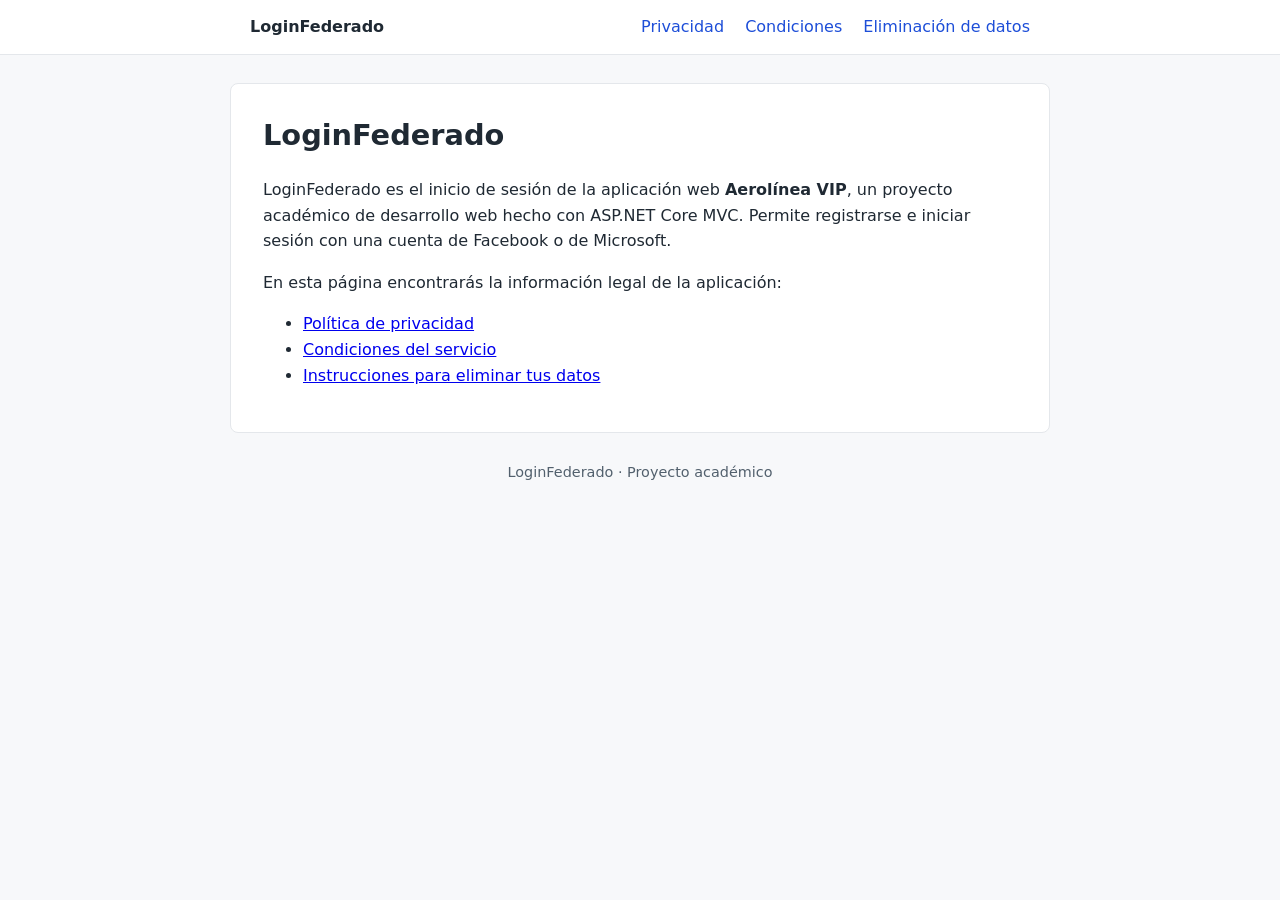
<file: index.html>
<!DOCTYPE html>
<html lang="es">
<head>
  <meta charset="utf-8">
  <meta name="viewport" content="width=device-width, initial-scale=1">
  <title>LoginFederado – Información legal</title>
  <link rel="stylesheet" href="style.css">
</head>
<body>
  <header>
    <div class="contenedor">
      <a class="marca" href="index.html">LoginFederado</a>
      <nav>
        <a href="privacy.html">Privacidad</a>
        <a href="terms.html">Condiciones</a>
        <a href="data-deletion.html">Eliminación de datos</a>
      </nav>
    </div>
  </header>
  <main>
    <div class="contenedor">
      <h1>LoginFederado</h1>
      <p>LoginFederado es el inicio de sesión de la aplicación web <strong>Aerolínea VIP</strong>, un proyecto académico de desarrollo web hecho con ASP.NET Core MVC. Permite registrarse e iniciar sesión con una cuenta de Facebook o de Microsoft.</p>
      <p>En esta página encontrarás la información legal de la aplicación:</p>
      <ul>
        <li><a href="privacy.html">Política de privacidad</a></li>
        <li><a href="terms.html">Condiciones del servicio</a></li>
        <li><a href="data-deletion.html">Instrucciones para eliminar tus datos</a></li>
      </ul>
    </div>
  </main>
  <footer>LoginFederado · Proyecto académico</footer>
</body>
</html>
</file>
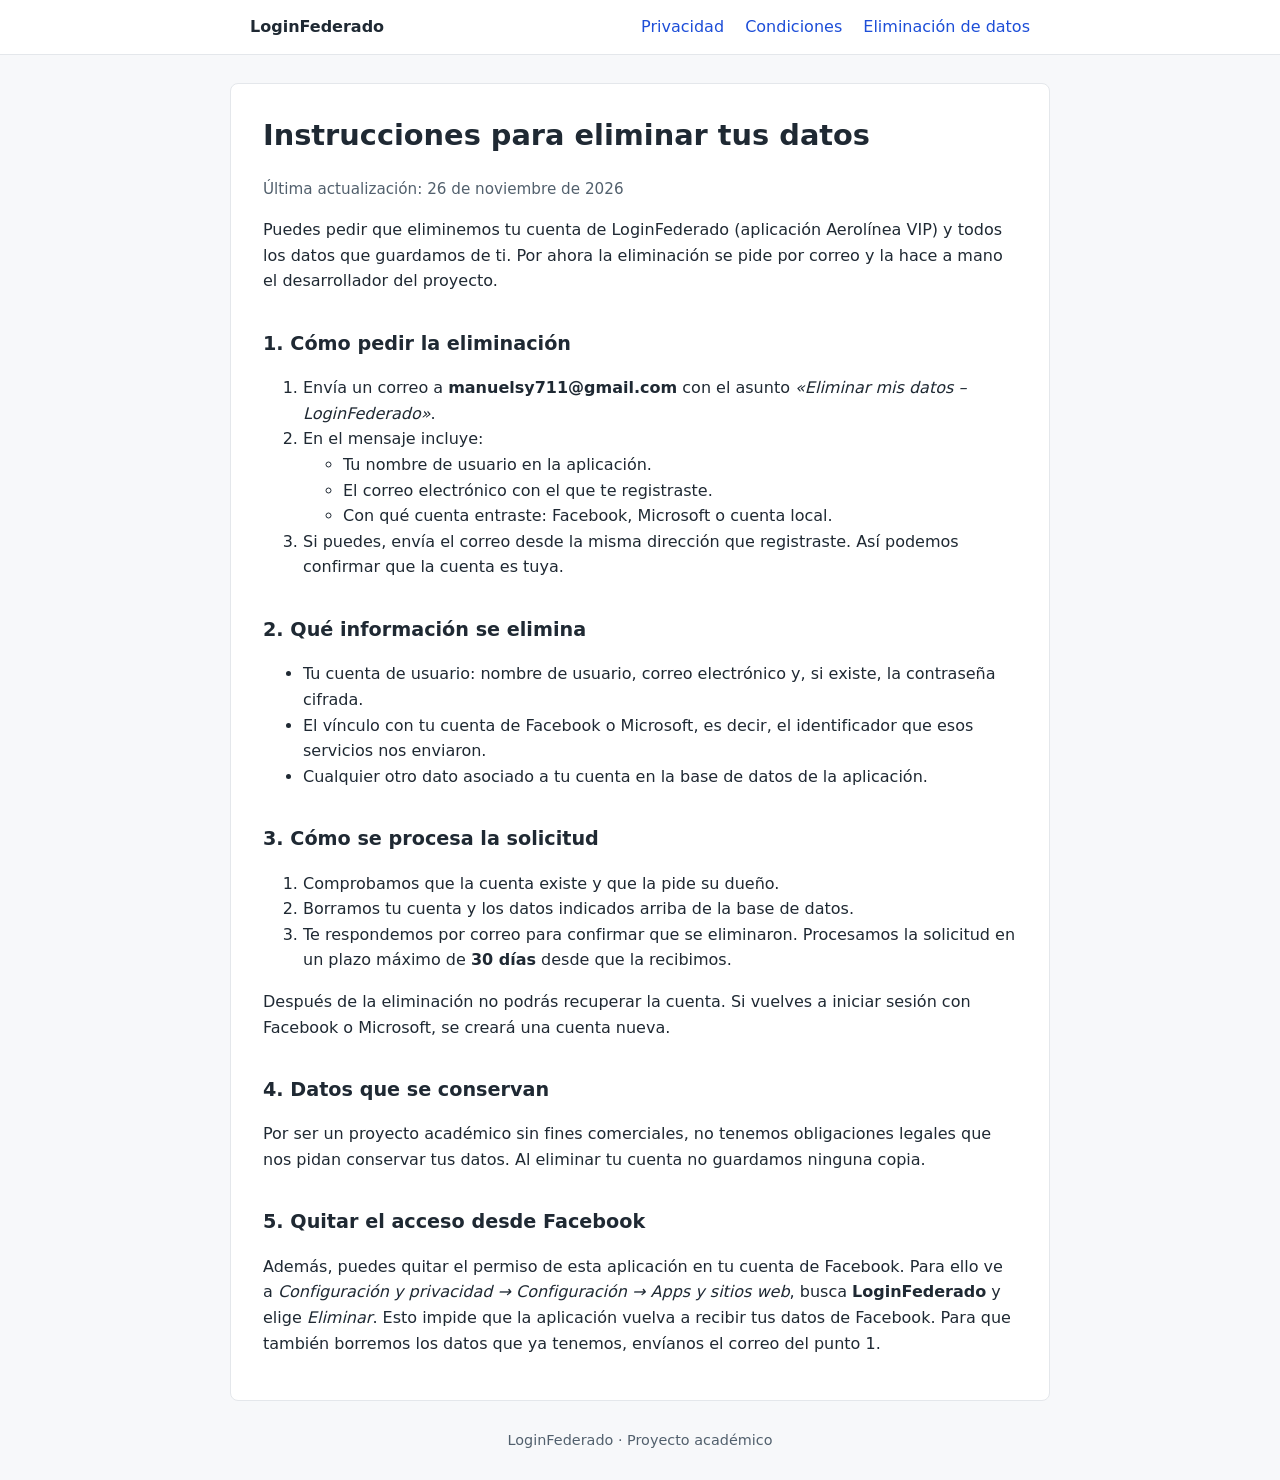
<file: data-deletion.html>
<!DOCTYPE html>
<html lang="es">
<head>
  <meta charset="utf-8">
  <meta name="viewport" content="width=device-width, initial-scale=1">
  <title>Eliminación de datos – LoginFederado</title>
  <link rel="stylesheet" href="style.css">
</head>
<body>
  <header>
    <div class="contenedor">
      <a class="marca" href="index.html">LoginFederado</a>
      <nav>
        <a href="privacy.html">Privacidad</a>
        <a href="terms.html">Condiciones</a>
        <a href="data-deletion.html">Eliminación de datos</a>
      </nav>
    </div>
  </header>
  <main>
    <div class="contenedor">
      <h1>Instrucciones para eliminar tus datos</h1>
      <p class="fecha">Última actualización: 26 de noviembre de 2026</p>

      <p>Puedes pedir que eliminemos tu cuenta de LoginFederado (aplicación Aerolínea VIP) y todos los datos que guardamos de ti. Por ahora la eliminación se pide por correo y la hace a mano el desarrollador del proyecto.</p>

      <h2>1. Cómo pedir la eliminación</h2>
      <ol>
        <li>Envía un correo a <strong>manuelsy711@gmail.com</strong> con el asunto <em>«Eliminar mis datos – LoginFederado»</em>.</li>
        <li>En el mensaje incluye:
          <ul>
            <li>Tu nombre de usuario en la aplicación.</li>
            <li>El correo electrónico con el que te registraste.</li>
            <li>Con qué cuenta entraste: Facebook, Microsoft o cuenta local.</li>
          </ul>
        </li>
        <li>Si puedes, envía el correo desde la misma dirección que registraste. Así podemos confirmar que la cuenta es tuya.</li>
      </ol>

      <h2>2. Qué información se elimina</h2>
      <ul>
        <li>Tu cuenta de usuario: nombre de usuario, correo electrónico y, si existe, la contraseña cifrada.</li>
        <li>El vínculo con tu cuenta de Facebook o Microsoft, es decir, el identificador que esos servicios nos enviaron.</li>
        <li>Cualquier otro dato asociado a tu cuenta en la base de datos de la aplicación.</li>
      </ul>

      <h2>3. Cómo se procesa la solicitud</h2>
      <ol>
        <li>Comprobamos que la cuenta existe y que la pide su dueño.</li>
        <li>Borramos tu cuenta y los datos indicados arriba de la base de datos.</li>
        <li>Te respondemos por correo para confirmar que se eliminaron. Procesamos la solicitud en un plazo máximo de <strong>30 días</strong> desde que la recibimos.</li>
      </ol>
      <p>Después de la eliminación no podrás recuperar la cuenta. Si vuelves a iniciar sesión con Facebook o Microsoft, se creará una cuenta nueva.</p>

      <h2>4. Datos que se conservan</h2>
      <p>Por ser un proyecto académico sin fines comerciales, no tenemos obligaciones legales que nos pidan conservar tus datos. Al eliminar tu cuenta no guardamos ninguna copia.</p>

      <h2>5. Quitar el acceso desde Facebook</h2>
      <p>Además, puedes quitar el permiso de esta aplicación en tu cuenta de Facebook. Para ello ve a <em>Configuración y privacidad → Configuración → Apps y sitios web</em>, busca <strong>LoginFederado</strong> y elige <em>Eliminar</em>. Esto impide que la aplicación vuelva a recibir tus datos de Facebook. Para que también borremos los datos que ya tenemos, envíanos el correo del punto 1.</p>
    </div>
  </main>
  <footer>LoginFederado · Proyecto académico</footer>
</body>
</html>
</file>
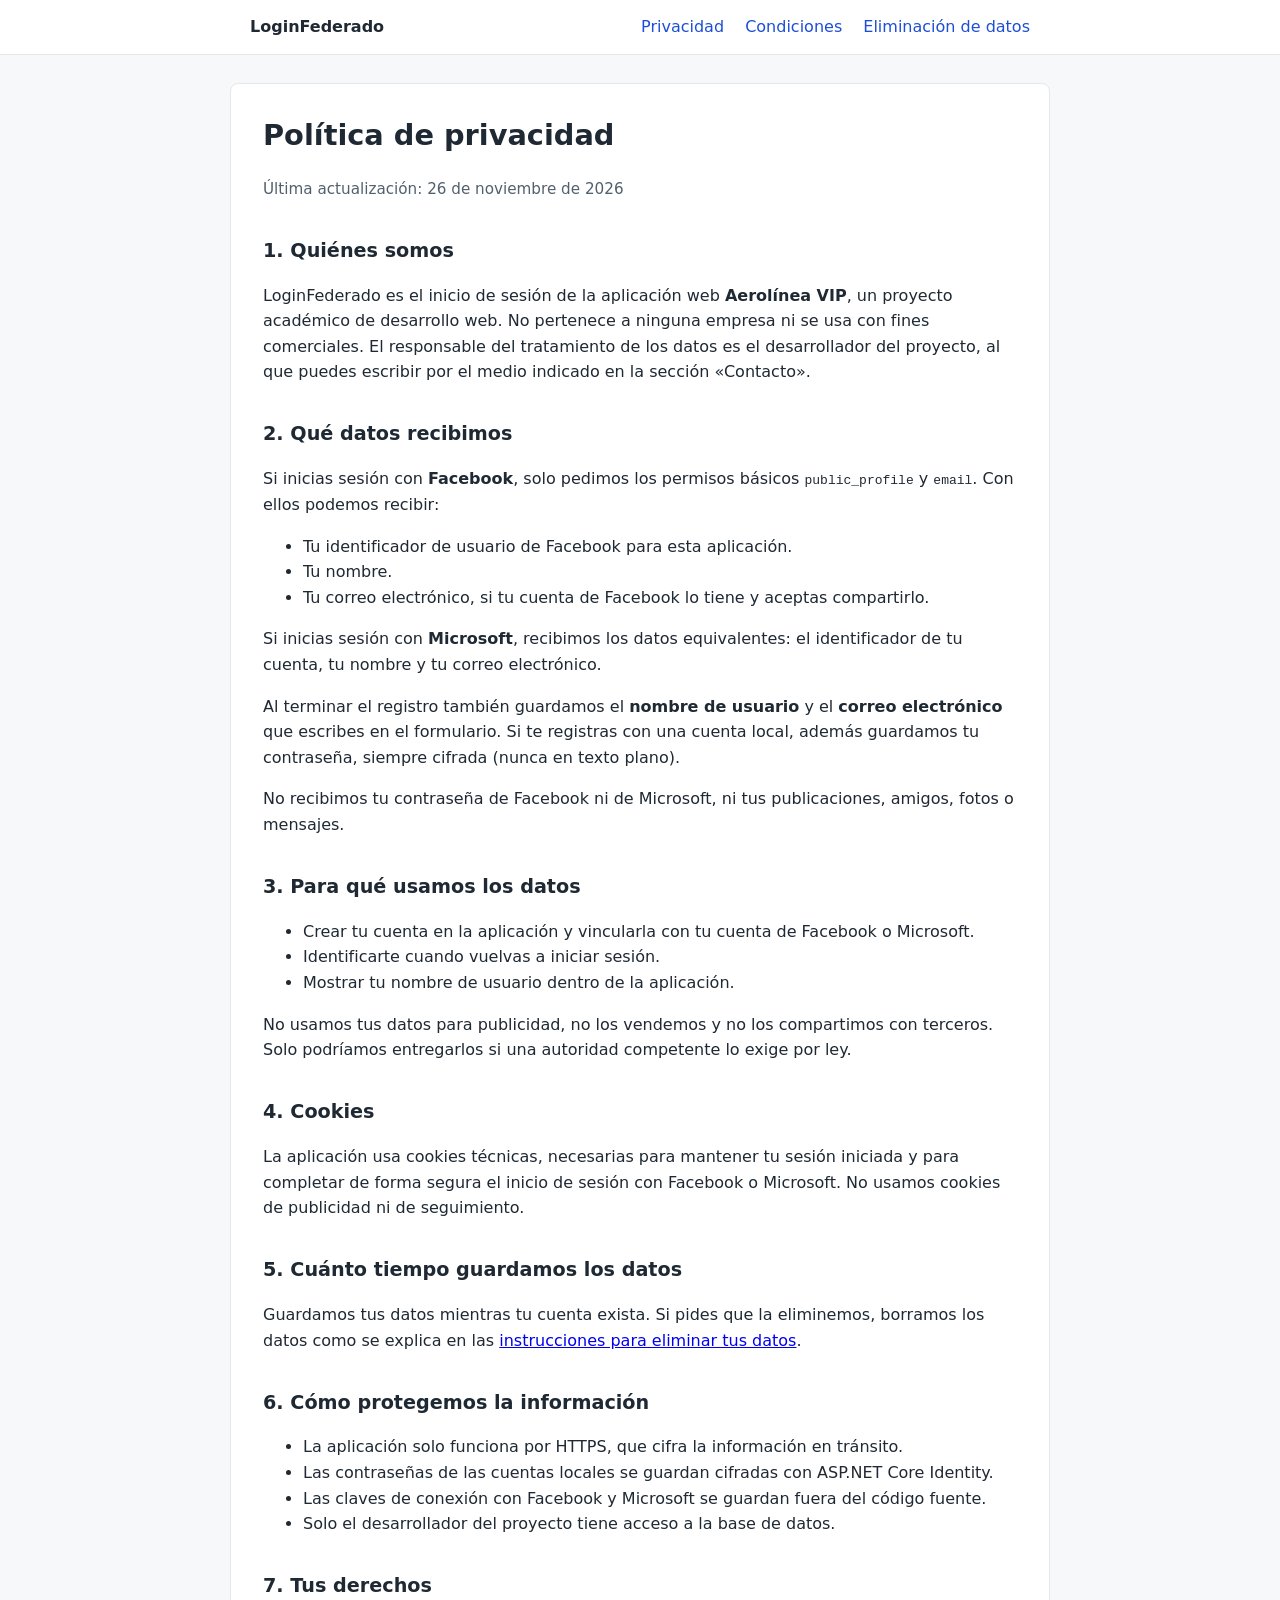
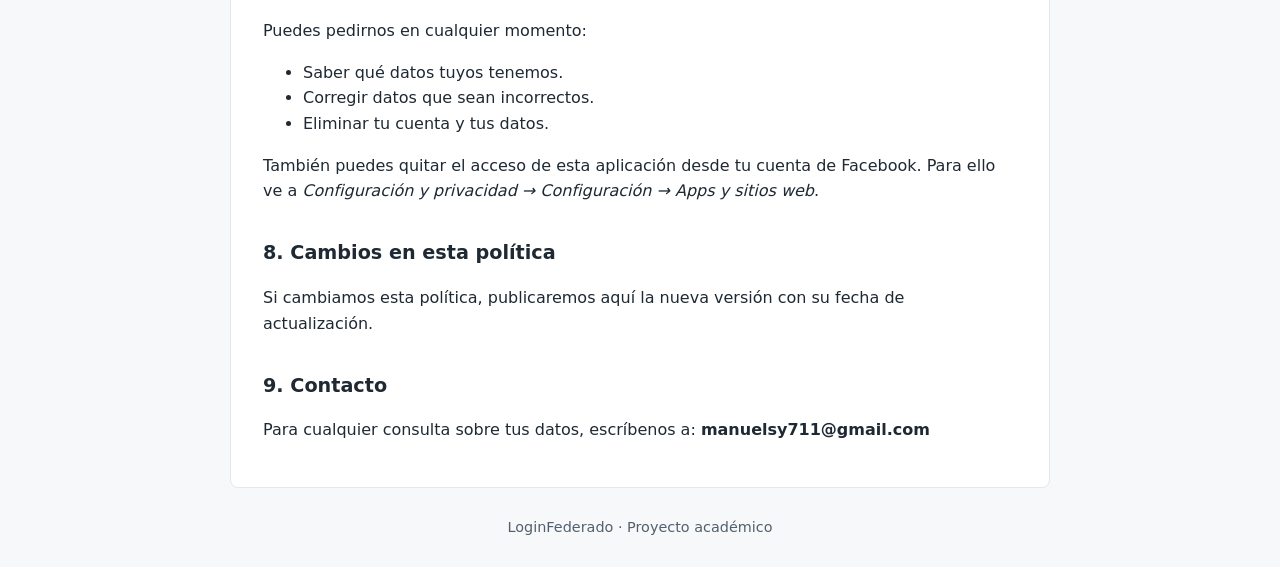
<file: privacy.html>
<!DOCTYPE html>
<html lang="es">
<head>
  <meta charset="utf-8">
  <meta name="viewport" content="width=device-width, initial-scale=1">
  <title>Política de privacidad – LoginFederado</title>
  <link rel="stylesheet" href="style.css">
</head>
<body>
  <header>
    <div class="contenedor">
      <a class="marca" href="index.html">LoginFederado</a>
      <nav>
        <a href="privacy.html">Privacidad</a>
        <a href="terms.html">Condiciones</a>
        <a href="data-deletion.html">Eliminación de datos</a>
      </nav>
    </div>
  </header>
  <main>
    <div class="contenedor">
      <h1>Política de privacidad</h1>
      <p class="fecha">Última actualización: 26 de noviembre de 2026</p>

      <h2>1. Quiénes somos</h2>
      <p>LoginFederado es el inicio de sesión de la aplicación web <strong>Aerolínea VIP</strong>, un proyecto académico de desarrollo web. No pertenece a ninguna empresa ni se usa con fines comerciales. El responsable del tratamiento de los datos es el desarrollador del proyecto, al que puedes escribir por el medio indicado en la sección «Contacto».</p>

      <h2>2. Qué datos recibimos</h2>
      <p>Si inicias sesión con <strong>Facebook</strong>, solo pedimos los permisos básicos <code>public_profile</code> y <code>email</code>. Con ellos podemos recibir:</p>
      <ul>
        <li>Tu identificador de usuario de Facebook para esta aplicación.</li>
        <li>Tu nombre.</li>
        <li>Tu correo electrónico, si tu cuenta de Facebook lo tiene y aceptas compartirlo.</li>
      </ul>
      <p>Si inicias sesión con <strong>Microsoft</strong>, recibimos los datos equivalentes: el identificador de tu cuenta, tu nombre y tu correo electrónico.</p>
      <p>Al terminar el registro también guardamos el <strong>nombre de usuario</strong> y el <strong>correo electrónico</strong> que escribes en el formulario. Si te registras con una cuenta local, además guardamos tu contraseña, siempre cifrada (nunca en texto plano).</p>
      <p>No recibimos tu contraseña de Facebook ni de Microsoft, ni tus publicaciones, amigos, fotos o mensajes.</p>

      <h2>3. Para qué usamos los datos</h2>
      <ul>
        <li>Crear tu cuenta en la aplicación y vincularla con tu cuenta de Facebook o Microsoft.</li>
        <li>Identificarte cuando vuelvas a iniciar sesión.</li>
        <li>Mostrar tu nombre de usuario dentro de la aplicación.</li>
      </ul>
      <p>No usamos tus datos para publicidad, no los vendemos y no los compartimos con terceros. Solo podríamos entregarlos si una autoridad competente lo exige por ley.</p>

      <h2>4. Cookies</h2>
      <p>La aplicación usa cookies técnicas, necesarias para mantener tu sesión iniciada y para completar de forma segura el inicio de sesión con Facebook o Microsoft. No usamos cookies de publicidad ni de seguimiento.</p>

      <h2>5. Cuánto tiempo guardamos los datos</h2>
      <p>Guardamos tus datos mientras tu cuenta exista. Si pides que la eliminemos, borramos los datos como se explica en las <a href="data-deletion.html">instrucciones para eliminar tus datos</a>.</p>

      <h2>6. Cómo protegemos la información</h2>
      <ul>
        <li>La aplicación solo funciona por HTTPS, que cifra la información en tránsito.</li>
        <li>Las contraseñas de las cuentas locales se guardan cifradas con ASP.NET Core Identity.</li>
        <li>Las claves de conexión con Facebook y Microsoft se guardan fuera del código fuente.</li>
        <li>Solo el desarrollador del proyecto tiene acceso a la base de datos.</li>
      </ul>

      <h2>7. Tus derechos</h2>
      <p>Puedes pedirnos en cualquier momento:</p>
      <ul>
        <li>Saber qué datos tuyos tenemos.</li>
        <li>Corregir datos que sean incorrectos.</li>
        <li>Eliminar tu cuenta y tus datos.</li>
      </ul>
      <p>También puedes quitar el acceso de esta aplicación desde tu cuenta de Facebook. Para ello ve a <em>Configuración y privacidad → Configuración → Apps y sitios web</em>.</p>

      <h2>8. Cambios en esta política</h2>
      <p>Si cambiamos esta política, publicaremos aquí la nueva versión con su fecha de actualización.</p>

      <h2>9. Contacto</h2>
      <p>Para cualquier consulta sobre tus datos, escríbenos a: <strong>manuelsy711@gmail.com</strong></p>
    </div>
  </main>
  <footer>LoginFederado · Proyecto académico</footer>
</body>
</html>
</file>
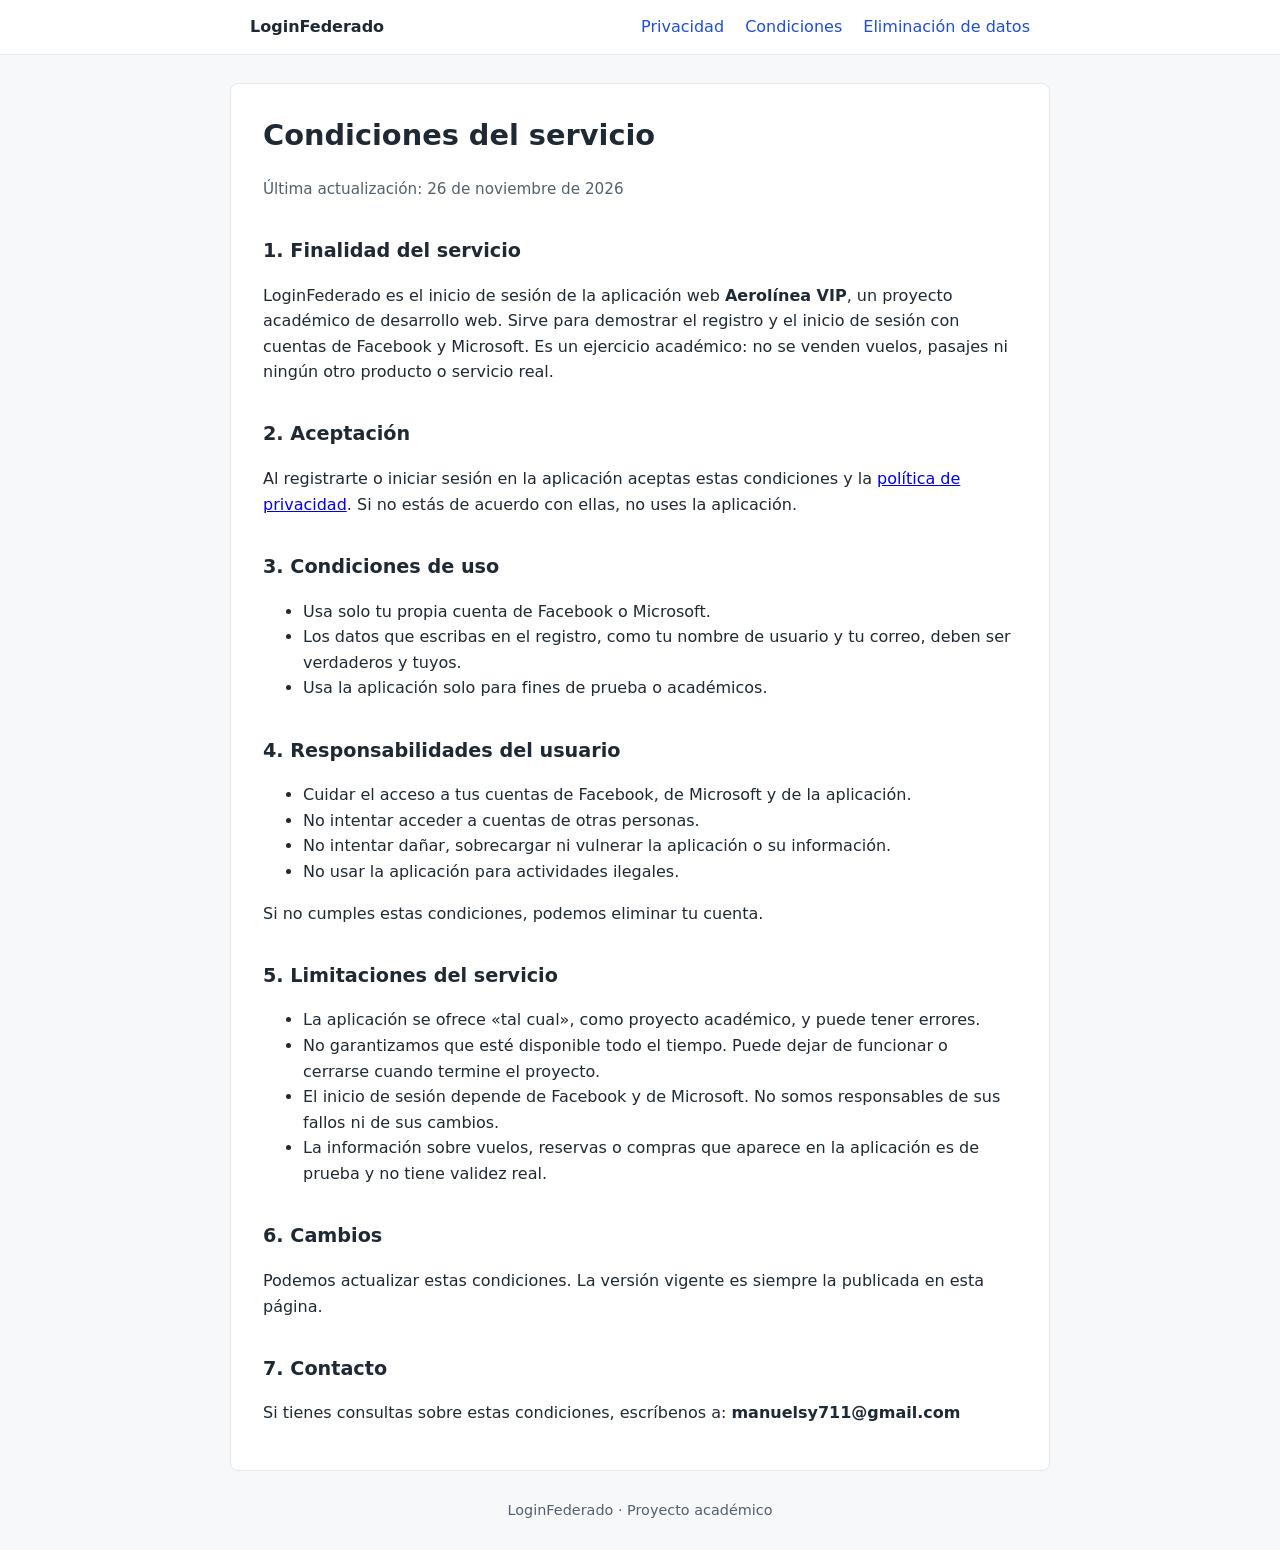
<file: terms.html>
<!DOCTYPE html>
<html lang="es">
<head>
  <meta charset="utf-8">
  <meta name="viewport" content="width=device-width, initial-scale=1">
  <title>Condiciones del servicio – LoginFederado</title>
  <link rel="stylesheet" href="style.css">
</head>
<body>
  <header>
    <div class="contenedor">
      <a class="marca" href="index.html">LoginFederado</a>
      <nav>
        <a href="privacy.html">Privacidad</a>
        <a href="terms.html">Condiciones</a>
        <a href="data-deletion.html">Eliminación de datos</a>
      </nav>
    </div>
  </header>
  <main>
    <div class="contenedor">
      <h1>Condiciones del servicio</h1>
      <p class="fecha">Última actualización: 26 de noviembre de 2026</p>

      <h2>1. Finalidad del servicio</h2>
      <p>LoginFederado es el inicio de sesión de la aplicación web <strong>Aerolínea VIP</strong>, un proyecto académico de desarrollo web. Sirve para demostrar el registro y el inicio de sesión con cuentas de Facebook y Microsoft. Es un ejercicio académico: no se venden vuelos, pasajes ni ningún otro producto o servicio real.</p>

      <h2>2. Aceptación</h2>
      <p>Al registrarte o iniciar sesión en la aplicación aceptas estas condiciones y la <a href="privacy.html">política de privacidad</a>. Si no estás de acuerdo con ellas, no uses la aplicación.</p>

      <h2>3. Condiciones de uso</h2>
      <ul>
        <li>Usa solo tu propia cuenta de Facebook o Microsoft.</li>
        <li>Los datos que escribas en el registro, como tu nombre de usuario y tu correo, deben ser verdaderos y tuyos.</li>
        <li>Usa la aplicación solo para fines de prueba o académicos.</li>
      </ul>

      <h2>4. Responsabilidades del usuario</h2>
      <ul>
        <li>Cuidar el acceso a tus cuentas de Facebook, de Microsoft y de la aplicación.</li>
        <li>No intentar acceder a cuentas de otras personas.</li>
        <li>No intentar dañar, sobrecargar ni vulnerar la aplicación o su información.</li>
        <li>No usar la aplicación para actividades ilegales.</li>
      </ul>
      <p>Si no cumples estas condiciones, podemos eliminar tu cuenta.</p>

      <h2>5. Limitaciones del servicio</h2>
      <ul>
        <li>La aplicación se ofrece «tal cual», como proyecto académico, y puede tener errores.</li>
        <li>No garantizamos que esté disponible todo el tiempo. Puede dejar de funcionar o cerrarse cuando termine el proyecto.</li>
        <li>El inicio de sesión depende de Facebook y de Microsoft. No somos responsables de sus fallos ni de sus cambios.</li>
        <li>La información sobre vuelos, reservas o compras que aparece en la aplicación es de prueba y no tiene validez real.</li>
      </ul>

      <h2>6. Cambios</h2>
      <p>Podemos actualizar estas condiciones. La versión vigente es siempre la publicada en esta página.</p>

      <h2>7. Contacto</h2>
      <p>Si tienes consultas sobre estas condiciones, escríbenos a: <strong>manuelsy711@gmail.com</strong></p>
    </div>
  </main>
  <footer>LoginFederado · Proyecto académico</footer>
</body>
</html>
</file>
<file: style.css>
:root {
  --texto: #1f2933;
  --suave: #52606d;
  --acento: #1d4ed8;
  --fondo: #f7f8fa;
  --borde: #e4e7eb;
}
* { box-sizing: border-box; }
body {
  margin: 0;
  font-family: system-ui, -apple-system, "Segoe UI", Roboto, Arial, sans-serif;
  color: var(--texto);
  background: var(--fondo);
  line-height: 1.6;
}
header {
  background: #fff;
  border-bottom: 1px solid var(--borde);
}
header .contenedor {
  display: flex;
  flex-wrap: wrap;
  align-items: center;
  justify-content: space-between;
  gap: 12px;
  padding: 14px 20px;
}
header a.marca {
  font-weight: 700;
  color: var(--texto);
  text-decoration: none;
}
nav a {
  margin-left: 16px;
  color: var(--acento);
  text-decoration: none;
}
nav a:hover { text-decoration: underline; }
.contenedor { max-width: 820px; margin: 0 auto; }
main .contenedor {
  background: #fff;
  border: 1px solid var(--borde);
  border-radius: 8px;
  margin-top: 28px;
  margin-bottom: 28px;
  padding: 28px 32px;
}
h1 { margin-top: 0; font-size: 1.8rem; }
h2 { font-size: 1.2rem; margin-top: 1.8em; }
.fecha { color: var(--suave); font-size: 0.95rem; }
footer {
  text-align: center;
  color: var(--suave);
  font-size: 0.9rem;
  padding: 0 20px 28px;
}
@media (max-width: 600px) {
  main .contenedor { padding: 20px; border-radius: 0; margin-top: 0; }
  nav a { margin-left: 0; margin-right: 14px; }
}
</file>
